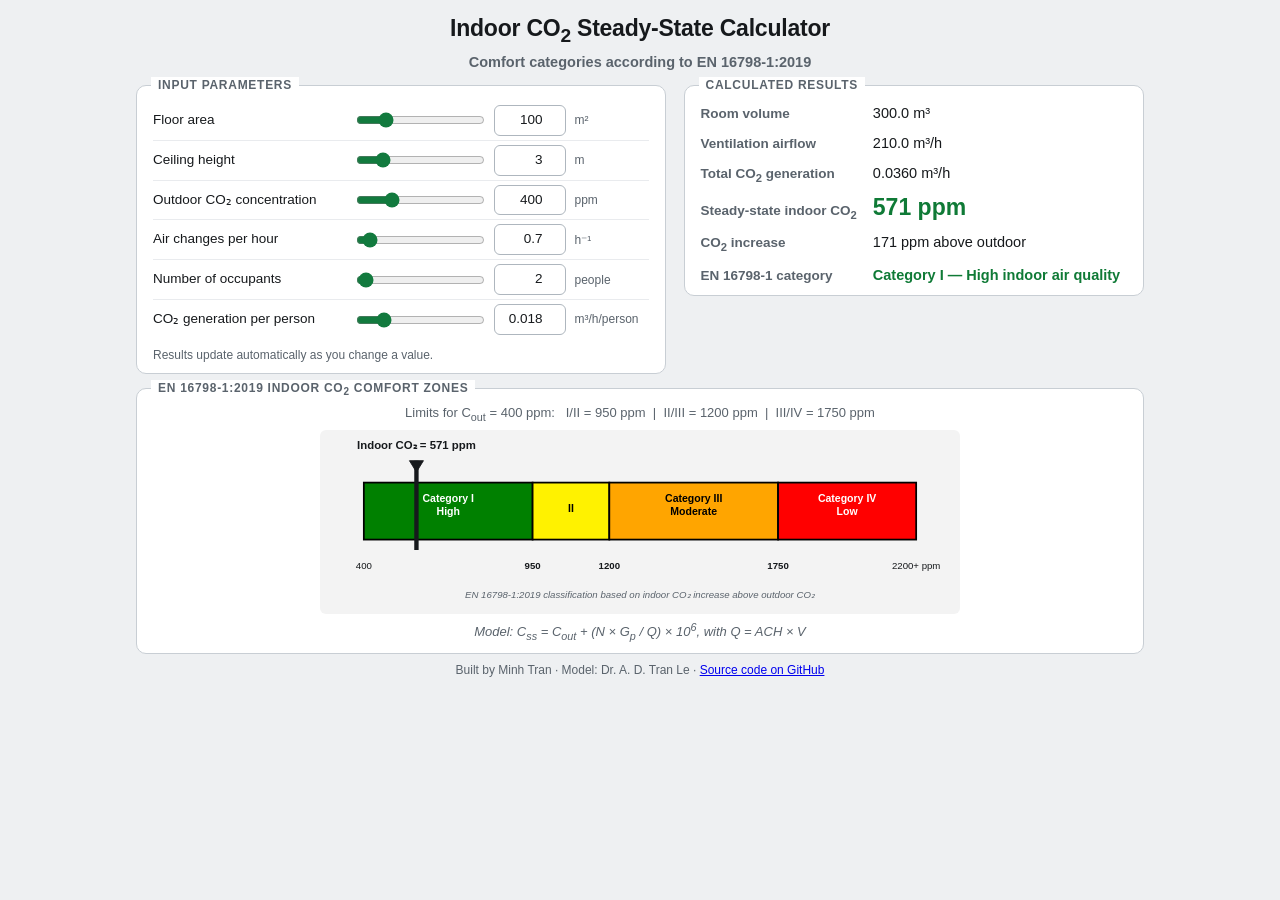
<file: web/index.html>
<!DOCTYPE html>
<html lang="en">
<head>
<meta charset="utf-8">
<meta name="viewport" content="width=device-width, initial-scale=1">
<title>Indoor CO₂ Steady-State Calculator</title>
<meta name="description" content="Calculate steady-state indoor CO₂ concentration and the EN 16798-1:2019 indoor air quality category from room size, ventilation rate and occupancy.">
<link rel="icon" href="data:image/svg+xml,<svg xmlns='http://www.w3.org/2000/svg' viewBox='0 0 100 100'><rect width='100' height='100' rx='18' fill='%23127a3e'/><text x='50' y='68' font-size='52' font-family='Arial,sans-serif' font-weight='bold' fill='white' text-anchor='middle'>CO</text></svg>">
<link rel="stylesheet" href="style.css">
</head>
<body>
<main class="page">

  <header class="page-header">
    <h1>Indoor CO<sub>2</sub> Steady-State Calculator</h1>
    <p class="subtitle">Comfort categories according to EN&nbsp;16798-1:2019</p>
  </header>

  <div class="panels">

    <section class="panel">
      <h2 class="panel-title">Input parameters</h2>
      <form id="input-form" autocomplete="off"></form>
      <p class="hint">Results update automatically as you change a value.</p>
      <p class="error" id="error-message" role="alert" hidden></p>
    </section>

    <section class="panel">
      <h2 class="panel-title">Calculated results</h2>
      <dl class="results">
        <dt>Room volume</dt>
        <dd id="result-volume">&mdash;</dd>

        <dt>Ventilation airflow</dt>
        <dd id="result-airflow">&mdash;</dd>

        <dt>Total CO<sub>2</sub> generation</dt>
        <dd id="result-generation">&mdash;</dd>

        <dt>Steady-state indoor CO<sub>2</sub></dt>
        <dd id="result-indoor" class="result-headline">&mdash;</dd>

        <dt>CO<sub>2</sub> increase</dt>
        <dd id="result-delta">&mdash;</dd>

        <dt>EN 16798-1 category</dt>
        <dd id="result-category" class="result-category">&mdash;</dd>
      </dl>
    </section>

  </div>

  <section class="panel gauge-panel">
    <h2 class="panel-title">EN 16798-1:2019 indoor CO<sub>2</sub> comfort zones</h2>
    <p class="limits" id="limits-line"></p>
    <div class="gauge-scroll">
      <svg id="gauge" viewBox="0 0 730 210" role="img"
           aria-label="Gauge showing the indoor CO2 concentration against the EN 16798-1 comfort categories"></svg>
    </div>
    <p class="formula">
      Model: C<sub>ss</sub> = C<sub>out</sub> + (N &times; G<sub>p</sub> / Q) &times; 10<sup>6</sup>,
      with Q = ACH &times; V
    </p>
  </section>

  <p class="hint" style="text-align:center">
    Built by Minh Tran · Model: Dr. A. D. Tran Le ·
    <a href="https://github.com/minhtranl/house-project">Source code on GitHub</a>
  </p>
</main>

<script src="model.js"></script>
<script src="app.js"></script>
</body>
</html>
</file>
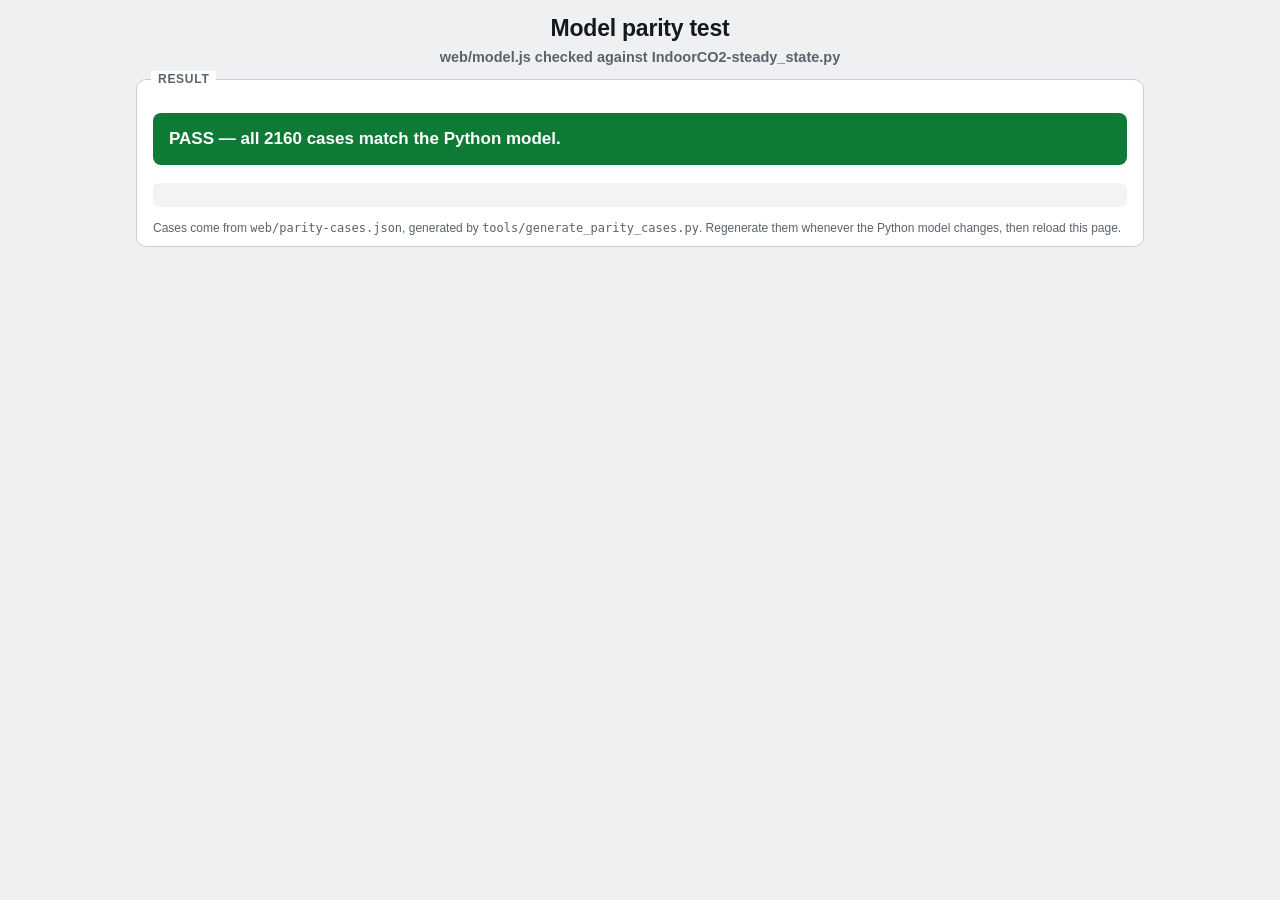
<file: web/parity-test.html>
<!DOCTYPE html>
<html lang="en">
<head>
<meta charset="utf-8">
<meta name="viewport" content="width=device-width, initial-scale=1">
<title>Model parity test</title>
<link rel="stylesheet" href="style.css">
<style>
  .verdict {
    margin: 18px 0;
    padding: 14px 16px;
    border-radius: 8px;
    font-size: 17px;
    font-weight: 700;
  }
  .verdict.pass { background: #0f7a36; color: #fff; }
  .verdict.fail { background: #c62828; color: #fff; }
  .verdict.busy { background: var(--panel-border); color: var(--text); }
  pre {
    overflow-x: auto;
    padding: 12px;
    border-radius: 6px;
    background: var(--gauge-bg);
    font-size: 12.5px;
    line-height: 1.5;
  }
</style>
</head>
<body>
<main class="page">

  <header class="page-header">
    <h1>Model parity test</h1>
    <p class="subtitle">web/model.js checked against IndoorCO2-steady_state.py</p>
  </header>

  <section class="panel">
    <h2 class="panel-title">Result</h2>
    <div class="verdict busy" id="verdict">Running&hellip;</div>
    <pre id="detail"></pre>
    <p class="hint">
      Cases come from <code>web/parity-cases.json</code>, generated by
      <code>tools/generate_parity_cases.py</code>. Regenerate them whenever the
      Python model changes, then reload this page.
    </p>
  </section>

</main>

<script src="model.js"></script>
<script>
(function () {
  "use strict";

  // Floating-point tolerance: both languages do the same IEEE-754
  // arithmetic, so agreement should be near-exact.
  var TOLERANCE = 1e-9;

  var verdict = document.getElementById("verdict");
  var detail = document.getElementById("detail");

  function close(a, b) {
    return Math.abs(a - b) <= TOLERANCE * Math.max(1, Math.abs(a), Math.abs(b));
  }

  function run(cases) {
    var failures = [];

    cases.forEach(function (testCase, index) {
      var output = window.Co2Model.calculateSteadyStateCo2(testCase.input);
      var band = window.Co2Model.getEn16798Category(
        output.steadyStateCo2,
        testCase.input.outdoorCo2
      );

      var expected = testCase.expected;

      var mismatches = [];

      ["volume", "airflow", "totalGeneration", "steadyStateCo2"].forEach(
        function (field) {
          if (!close(output[field], expected[field])) {
            mismatches.push(
              field + ": js=" + output[field] + " py=" + expected[field]
            );
          }
        }
      );

      if (band.category !== expected.category) {
        mismatches.push(
          "category: js=" + band.category + " py=" + expected.category
        );
      }

      if (band.description !== expected.description) {
        mismatches.push(
          "description: js=" + band.description + " py=" + expected.description
        );
      }

      if (mismatches.length) {
        failures.push(
          "case " + index + "  " + JSON.stringify(testCase.input) +
          "\n    " + mismatches.join("\n    ")
        );
      }
    });

    if (failures.length === 0) {
      verdict.className = "verdict pass";
      verdict.textContent =
        "PASS — all " + cases.length + " cases match the Python model.";
      detail.textContent = "";
      return;
    }

    verdict.className = "verdict fail";
    verdict.textContent =
      "FAIL — " + failures.length + " of " + cases.length +
      " cases differ.";
    detail.textContent = failures.slice(0, 40).join("\n\n");
  }

  fetch("parity-cases.json")
    .then(function (response) {
      if (!response.ok) {
        throw new Error("HTTP " + response.status);
      }
      return response.json();
    })
    .then(run)
    .catch(function (error) {
      verdict.className = "verdict fail";
      verdict.textContent = "Could not load parity-cases.json";
      detail.textContent =
        error.message +
        "\n\nThis page must be opened over http://, not as a file:// path." +
        "\nRun a local server from the project root, for example:" +
        "\n    python -m http.server 8000" +
        "\nthen open http://localhost:8000/web/parity-test.html";
    });
})();
</script>
</body>
</html>
</file>
<file: web/style.css>
/* ============================================================
 * Indoor CO2 Steady-State Calculator
 *
 * Laid out to fit a laptop screen at 100% zoom without
 * scrolling: each input is a single row, and the gauge is
 * capped at its natural size instead of scaling with the
 * page width.
 * ============================================================ */

:root {
  --bg: #eef0f2;
  --panel: #ffffff;
  --panel-border: #c8ced4;
  --text: #16191c;
  --text-muted: #5a636c;
  --accent: #127a3e;
  --field-border: #aeb6be;
  --field-bg: #ffffff;
  --gauge-bg: #f3f3f3;
  --error: #b3261e;

  --cat-1: #0f7a36;
  --cat-2: #a8860a;
  --cat-3: #c96a09;
  --cat-4: #c62828;
}

@media (prefers-color-scheme: dark) {
  :root:not([data-theme="light"]) {
    --bg: #14171a;
    --panel: #1e2327;
    --panel-border: #343b42;
    --text: #e8ebee;
    --text-muted: #9aa4ae;
    --accent: #4cc47f;
    --field-border: #454d55;
    --field-bg: #262c31;
    --gauge-bg: #222a2f;
    --error: #ff8a80;

    --cat-1: #4cc47f;
    --cat-2: #e8c341;
    --cat-3: #ffa94d;
    --cat-4: #ff7062;
  }
}

:root[data-theme="dark"] {
  --bg: #14171a;
  --panel: #1e2327;
  --panel-border: #343b42;
  --text: #e8ebee;
  --text-muted: #9aa4ae;
  --accent: #4cc47f;
  --field-border: #454d55;
  --field-bg: #262c31;
  --gauge-bg: #222a2f;
  --error: #ff8a80;

  --cat-1: #4cc47f;
  --cat-2: #e8c341;
  --cat-3: #ffa94d;
  --cat-4: #ff7062;
}

* {
  box-sizing: border-box;
}

body {
  margin: 0;
  padding: 0;
  background: var(--bg);
  color: var(--text);
  font-family: -apple-system, BlinkMacSystemFont, "Segoe UI", Arial, sans-serif;
  font-size: 15px;
  line-height: 1.4;
  -webkit-text-size-adjust: 100%;
}

.page {
  max-width: 1040px;
  margin: 0 auto;
  padding: 12px 16px 10px;
}

/* ---------- Header ---------- */

.page-header {
  text-align: center;
  margin-bottom: 12px;
}

.page-header h1 {
  margin: 0;
  font-size: clamp(18px, 2.3vw, 23px);
  font-weight: 700;
  letter-spacing: -0.01em;
}

.subtitle {
  margin: 3px 0 0;
  font-size: clamp(12.5px, 1.4vw, 14.5px);
  font-weight: 600;
  color: var(--text-muted);
}

/* ---------- Panels ---------- */

.panels {
  display: grid;
  grid-template-columns: 1.15fr 1fr;
  gap: 18px;
  align-items: start;
}

.panel {
  position: relative;
  background: var(--panel);
  border: 1px solid var(--panel-border);
  border-radius: 10px;
  padding: 15px 16px 9px;
}

.panel-title {
  position: absolute;
  top: -9px;
  left: 14px;
  margin: 0;
  padding: 0 7px;
  background: var(--panel);
  font-size: 12px;
  font-weight: 600;
  text-transform: uppercase;
  letter-spacing: 0.06em;
  color: var(--text-muted);
}

/* ---------- Input form ----------
 * Label, slider, number box and unit all share one row, which
 * keeps six inputs inside roughly 250px of height.
 * -------------------------------------------------------- */

.field {
  display: grid;
  grid-template-columns: minmax(0, 1.5fr) minmax(0, 1fr) 72px 74px;
  grid-template-areas: "label range number unit";
  align-items: center;
  gap: 0 9px;
  padding: 4px 0;
}

.field + .field {
  border-top: 1px solid color-mix(in srgb, var(--panel-border) 40%, transparent);
}

.field-label {
  grid-area: label;
  font-size: 13.5px;
  line-height: 1.25;
}

.field-number {
  grid-area: number;
  width: 100%;
  padding: 5px 7px;
  border: 1px solid var(--field-border);
  border-radius: 6px;
  background: var(--field-bg);
  color: var(--text);
  font: inherit;
  font-size: 13.5px;
  text-align: right;
}

.field-number:focus {
  outline: 2px solid var(--accent);
  outline-offset: 1px;
  border-color: var(--accent);
}

.field-unit {
  grid-area: unit;
  font-size: 12px;
  line-height: 1.2;
  color: var(--text-muted);
}

.field-range {
  grid-area: range;
  width: 100%;
  margin: 0;
  accent-color: var(--accent);
  cursor: pointer;
}

.hint {
  margin: 8px 0 0;
  font-size: 12px;
  color: var(--text-muted);
}

.error {
  margin: 8px 0 0;
  padding: 7px 9px;
  border-radius: 6px;
  background: color-mix(in srgb, var(--error) 12%, transparent);
  color: var(--error);
  font-size: 13px;
  font-weight: 600;
}

/* ---------- Results ---------- */

.results {
  display: grid;
  grid-template-columns: auto 1fr;
  align-items: baseline;
  gap: 9px 16px;
  margin: 2px 0 0;
}

.results dt {
  font-size: 13.5px;
  font-weight: 600;
  color: var(--text-muted);
}

.results dd {
  margin: 0;
  font-size: 14.5px;
  font-variant-numeric: tabular-nums;
}

.result-headline {
  font-size: 23px !important;
  font-weight: 700;
  line-height: 1.1;
}

.result-category {
  font-size: 14.5px !important;
  font-weight: 700;
}

.cat-1 { color: var(--cat-1); }
.cat-2 { color: var(--cat-2); }
.cat-3 { color: var(--cat-3); }
.cat-4 { color: var(--cat-4); }

/* ---------- Gauge ----------
 * Capped at the SVG's natural 730px width so its height stays
 * near 210px instead of growing with the page.
 * -------------------------------------------------------- */

.gauge-panel {
  margin-top: 14px;
}

.limits {
  margin: 0 0 5px;
  text-align: center;
  font-size: 13px;
  color: var(--text-muted);
  font-variant-numeric: tabular-nums;
}

.gauge-scroll {
  max-width: 640px;
  margin: 0 auto;
}

#gauge {
  display: block;
  width: 100%;
  height: auto;
  background: var(--gauge-bg);
  border-radius: 6px;
  font-family: Arial, Helvetica, sans-serif;
}

.gauge-tick,
.gauge-readout,
.gauge-caption {
  fill: var(--text);
}

.gauge-caption {
  fill: var(--text-muted);
}

.gauge-marker {
  stroke: var(--text);
  fill: var(--text);
}

.formula {
  margin: 6px 0 0;
  text-align: center;
  font-size: 13px;
  font-style: italic;
  color: var(--text-muted);
}

/* ---------- Medium widths ----------
 * Not enough room for label + slider side by side, so the
 * slider drops to its own row again.
 * -------------------------------------------------------- */

@media (max-width: 900px) {
  .field {
    grid-template-columns: minmax(0, 1fr) 80px 80px;
    grid-template-areas:
      "label number unit"
      "range range range";
    gap: 4px 9px;
    padding: 7px 0;
  }

  .field-range {
    margin-top: 3px;
  }
}

/* ---------- Narrow screens ---------- */

@media (max-width: 760px) {
  .panels {
    grid-template-columns: 1fr;
    gap: 22px;
  }

  .gauge-panel {
    padding-left: 10px;
    padding-right: 10px;
  }

  .results {
    grid-template-columns: 1fr;
    gap: 2px;
  }

  .results dd {
    margin-bottom: 9px;
  }

  /* Keep the gauge labels legible on a phone: hold a minimum width
     and let the reader pan sideways rather than shrink the text. */
  .gauge-scroll {
    overflow-x: auto;
    -webkit-overflow-scrolling: touch;
  }

  #gauge {
    min-width: 560px;
  }
}
</file>
